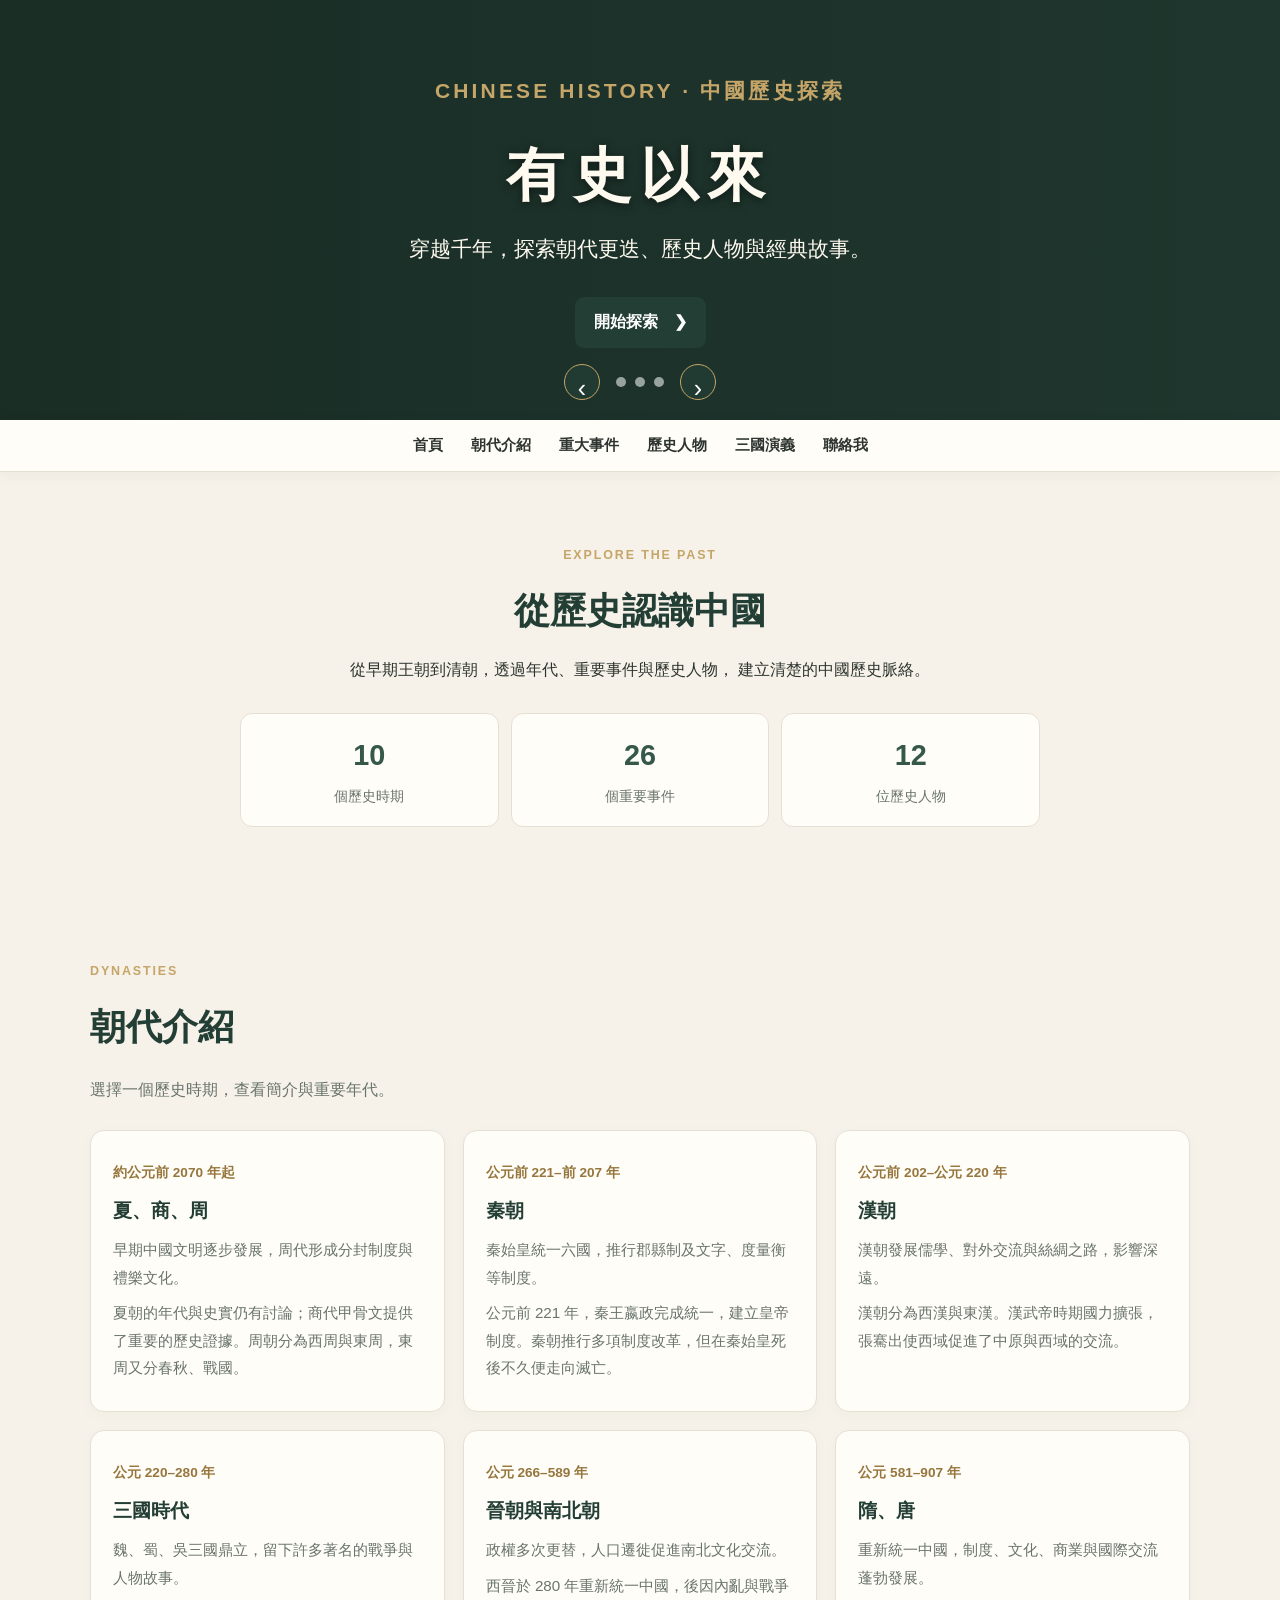
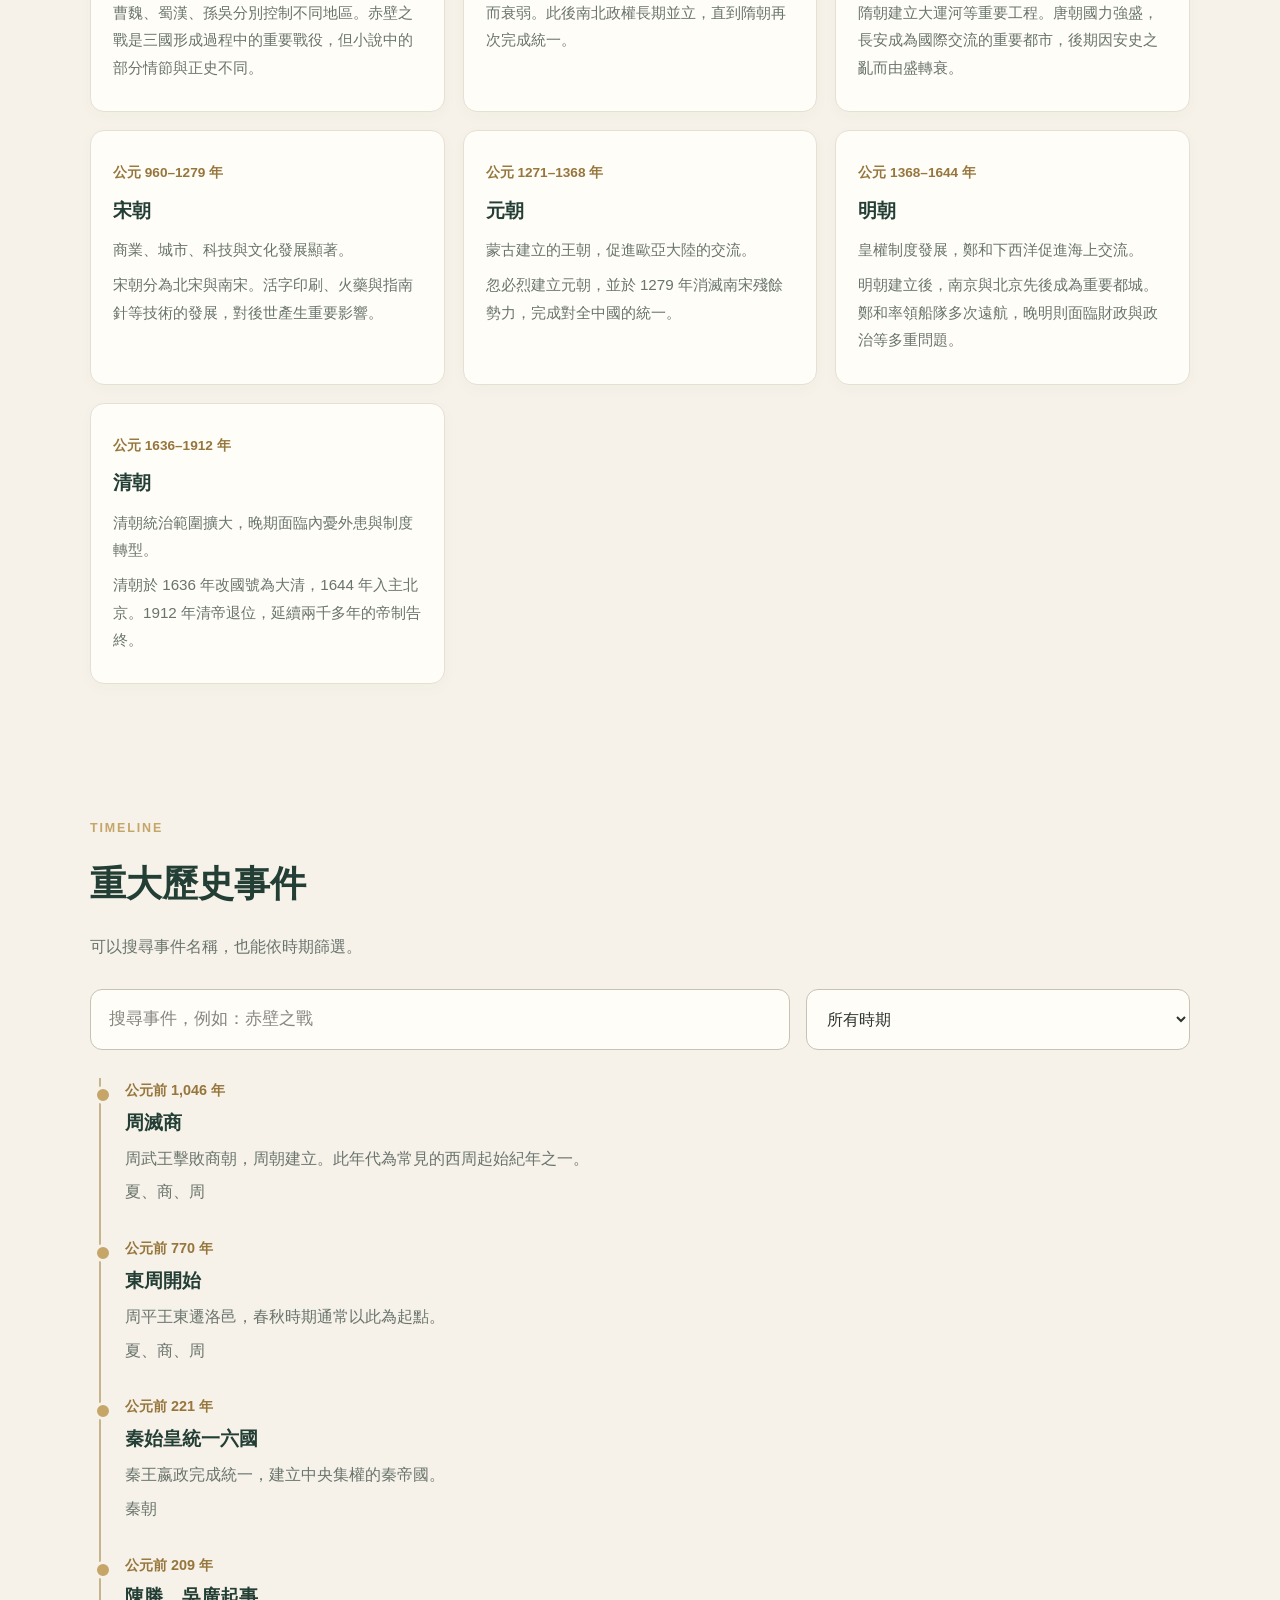
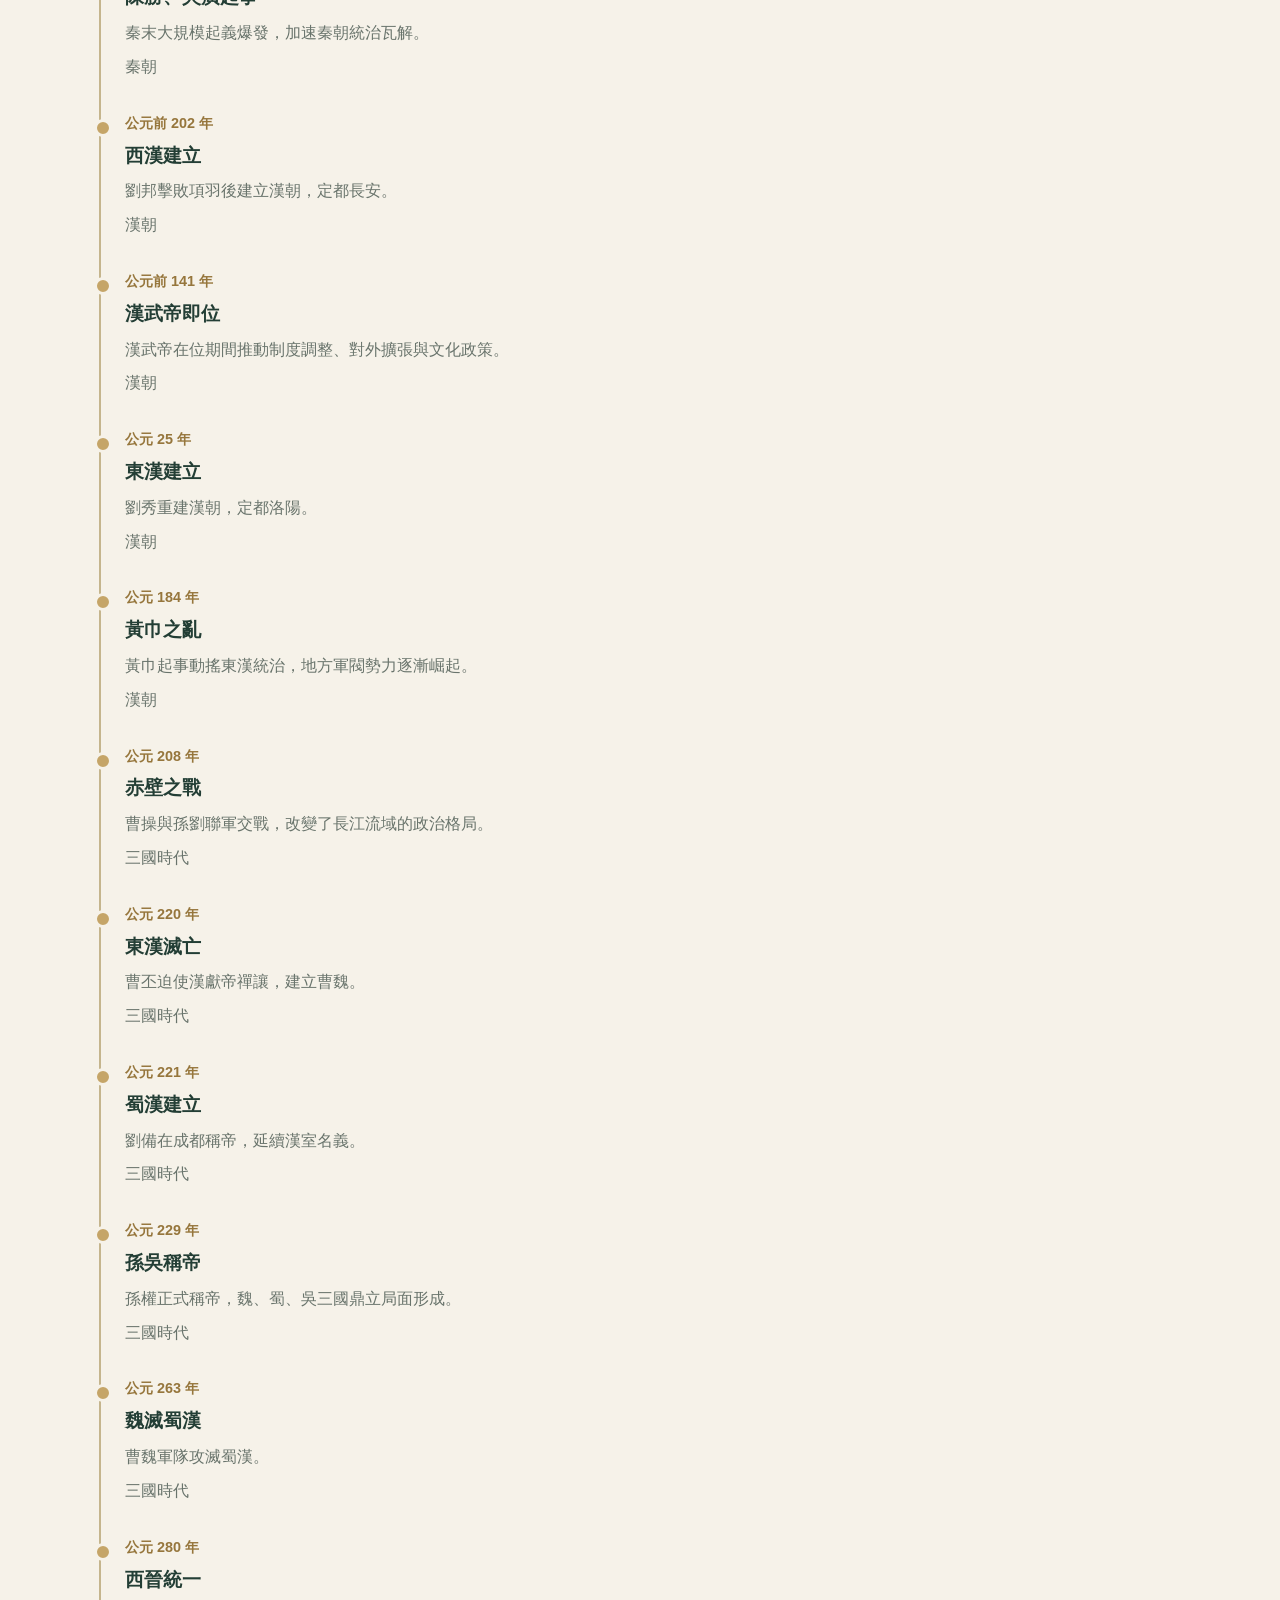
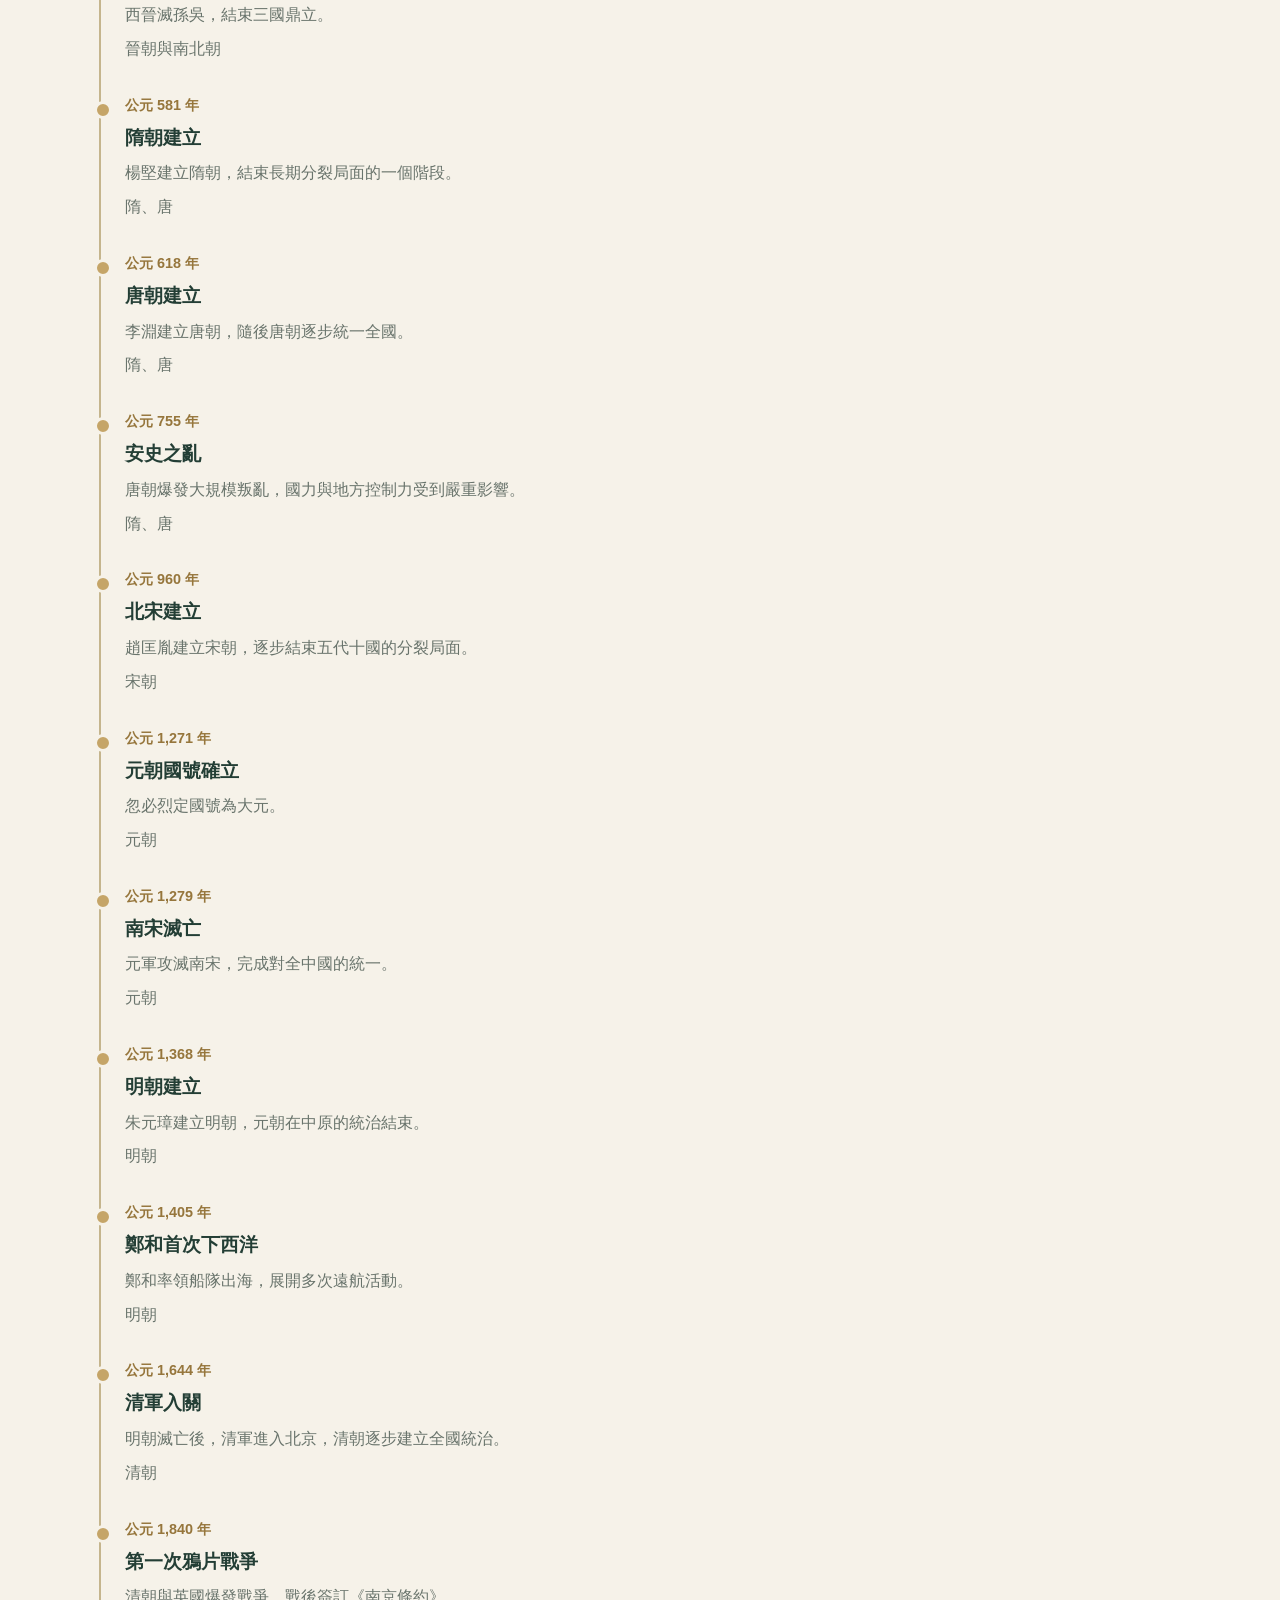
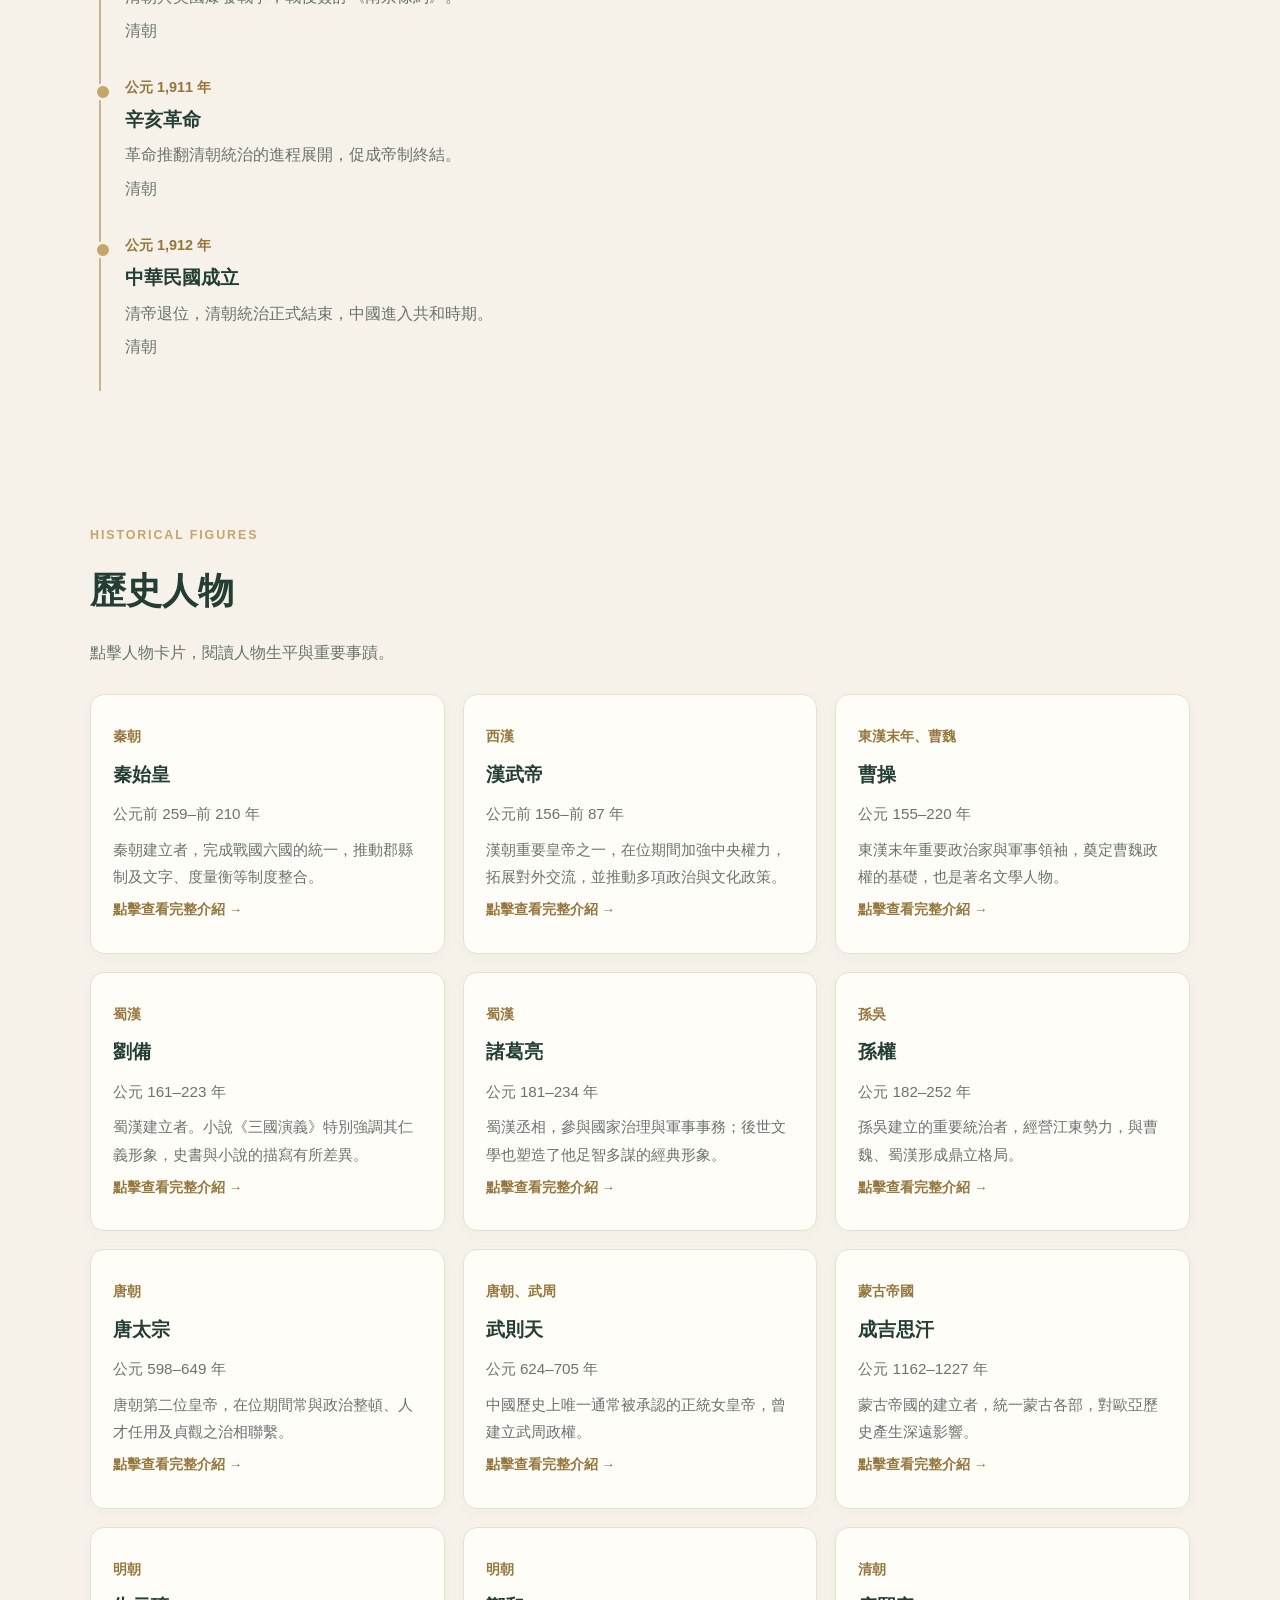
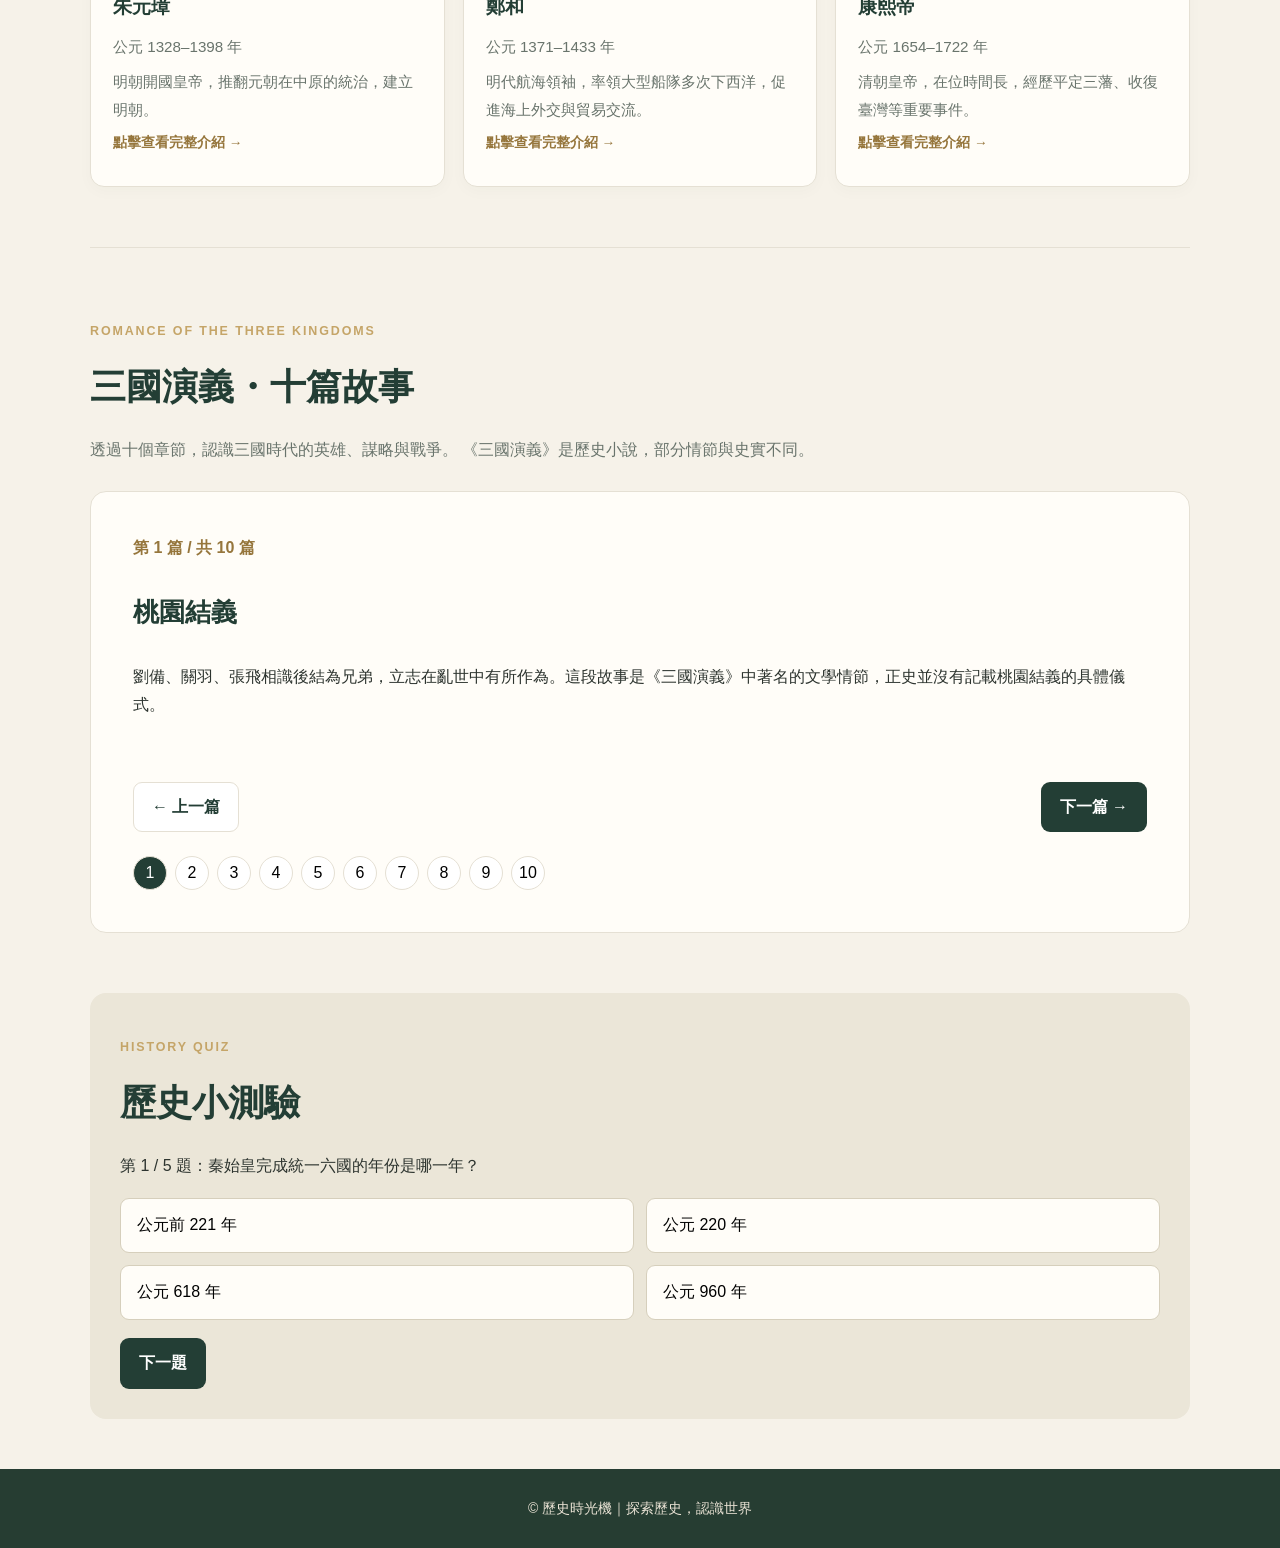
<file: index.html>
<!DOCTYPE html>
<html lang="zh-Hant">
<head>
  <meta charset="UTF-8">
  <meta name="viewport" content="width=device-width, initial-scale=1.0">
  <meta name="description" content="透過歷史時間軸、朝代、人物與三國故事，探索中國歷史。">
  <title>有史以來</title>
  <link rel="stylesheet" href="style.css">
  <script src="script.js" defer></script>
</head>
<body>




<!-- 首頁圖片輪播 -->
<section class="hero">

  <div class="hero-slides" aria-hidden="true">
    <div class="hero-slide active"
      style="background-image: url('https://images.unsplash.com/photo-1508804185872-d7badad00f7d?auto=format&fit=crop&w=2000&q=85')">
    </div>

    <div class="hero-slide"
      style="background-image: url('https://cdn.getyourguide.com/img/tour/b8ccfcbfee821f03.jpeg/148.jpg')">
    </div>

    <div class="hero-slide"
      style="background-image: url('https://assets.debate.com.mx/__export/1778775032719/sites/debate/img/2026/05/14/museo_de_los_guerreros_de_terracota_en_xi-an-_china.jpg_1015297232.jpg')">
    </div>
  </div>

  <div class="hero-content">
    <p class="eyebrow">CHINESE HISTORY · 中國歷史探索</p>
    <h1>有史以來</h1>
    <p class="hero-subtitle">
      穿越千年，探索朝代更迭、歷史人物與經典故事。
    </p>
    <a class="primary-button" href="#timeline">
      開始探索　❯
    </a>
  </div>

  <div class="hero-controls">
    <button class="hero-arrow" id="hero-prev"
      aria-label="上一張圖片">‹</button>

    <div class="hero-dots" id="hero-dots"></div>

    <button class="hero-arrow" id="hero-next"
      aria-label="下一張圖片">›</button>
  </div>

</section>


  <nav class="navbar" aria-label="主要導覽">
    <a href="#home">首頁</a>
    <a href="#dynasties">朝代介紹</a>
    <a href="#timeline">重大事件</a>
    <a href="#people">歷史人物</a>
    <a href="#three-kingdoms">三國演義</a>
    <a href="contact.html">聯絡我</a>
  </nav>

  <main id="home">
    <section class="intro section">
      <p class="eyebrow">EXPLORE THE PAST</p>
      <h2>從歷史認識中國</h2>
      <p>
        從早期王朝到清朝，透過年代、重要事件與歷史人物，
        建立清楚的中國歷史脈絡。
      </p>
      <div class="stats">
        <div class="stat">
          <strong id="era-count">0</strong>
          <span>個歷史時期</span>
        </div>
        <div class="stat">
          <strong id="event-count">0</strong>
          <span>個重要事件</span>
        </div>
        <div class="stat">
          <strong id="people-count">0</strong>
          <span>位歷史人物</span>
        </div>
      </div>
    </section>

    <section class="section" id="dynasties">
      <p class="eyebrow">DYNASTIES</p>
      <h2>朝代介紹</h2>
      <p class="section-desc">選擇一個歷史時期，查看簡介與重要年代。</p>
      <div id="dynasty-list" class="card-grid"></div>
    </section>

    <section class="section timeline-section" id="timeline">
      <p class="eyebrow">TIMELINE</p>
      <h2>重大歷史事件</h2>
      <p class="section-desc">可以搜尋事件名稱，也能依時期篩選。</p>

      <div class="toolbar">
        <label class="search-box">
          <span class="sr-only">搜尋歷史事件</span>
          <input id="event-search" type="search"
            placeholder="搜尋事件，例如：赤壁之戰">
        </label>
        <select id="era-filter" aria-label="依歷史時期篩選">
          <option value="all">所有時期</option>
        </select>
      </div>

      <div id="timeline-list" class="timeline-list"></div>
      <p id="event-empty" class="empty hidden">找不到符合條件的事件，請試試其他關鍵字。</p>
    </section>

    <section class="section" id="people">
      <p class="eyebrow">HISTORICAL FIGURES</p>
      <h2>歷史人物</h2>
      <p class="section-desc">點擊人物卡片，閱讀人物生平與重要事蹟。</p>
      <div id="people-list" class="card-grid"></div>
    </section>

    <section class="section story-section" id="three-kingdoms">
      <p class="eyebrow">ROMANCE OF THE THREE KINGDOMS</p>
      <h2>三國演義・十篇故事</h2>
      <p class="section-desc">
        透過十個章節，認識三國時代的英雄、謀略與戰爭。
        《三國演義》是歷史小說，部分情節與史實不同。
      </p>

      <div class="story-reader">
        <div class="story-number" id="story-number">第 1 篇 / 共 10 篇</div>
        <h3 id="story-title">桃園結義</h3>
        <p id="story-content"></p>
        <div class="story-controls">
          <button id="story-prev" class="secondary-button">← 上一篇</button>
          <button id="story-next" class="primary-button">下一篇 →</button>
        </div>
        <div id="story-dots" class="story-dots" aria-label="選擇故事章節"></div>
      </div>
    </section>

    <section class="section quiz-section" id="quiz">
      <p class="eyebrow">HISTORY QUIZ</p>
      <h2>歷史小測驗</h2>
      <p id="quiz-question"></p>
      <div id="quiz-options" class="quiz-options"></div>
      <p id="quiz-feedback" aria-live="polite"></p>
      <button id="quiz-next" class="primary-button">下一題</button>
    </section>
  </main>

  <dialog id="person-dialog" class="person-dialog">
    <button id="dialog-close" class="dialog-close" aria-label="關閉">×</button>
    <p class="eyebrow" id="dialog-era"></p>
    <h2 id="dialog-name"></h2>
    <p id="dialog-description"></p>
  </dialog>

  <footer class="site-footer">
    <p>© 歷史時光機｜探索歷史，認識世界</p>
  </footer>
</body>
</html>
</file>
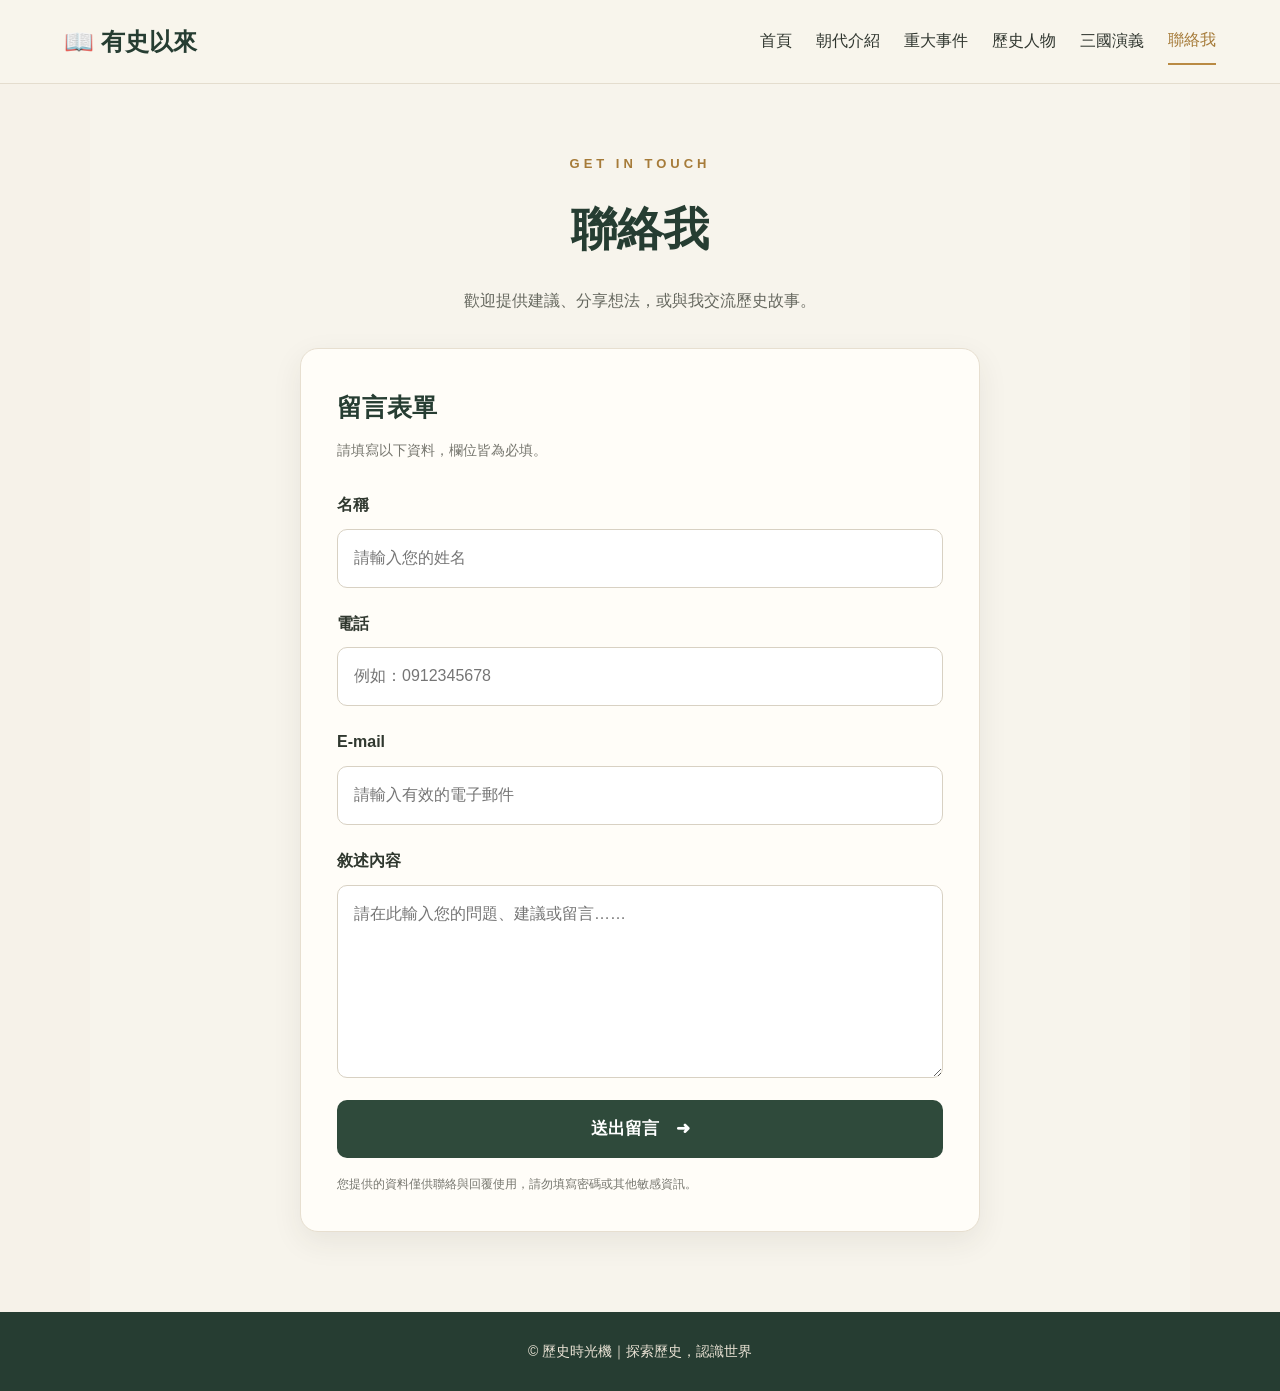
<file: contact.html>
<!DOCTYPE html>
<html lang="zh-Hant">
<head>
  <meta charset="UTF-8">
  <meta name="viewport" content="width=device-width, initial-scale=1.0">
  <title>聯絡我｜有史以來</title>
  <link rel="stylesheet" href="style.css">
  <script src="script.js" defer></script>
</head>
<body>

  <header class="site-header">
    <a class="site-logo" href="index.html">📖 有史以來</a>

    <nav class="site-nav">
      <a href="index.html">首頁</a>
      <a href="index.html#dynasties">朝代介紹</a>
      <a href="index.html#timeline">重大事件</a>
      <a href="index.html#people">歷史人物</a>
      <a href="index.html#three-kingdoms">三國演義</a>
      <a href="contact.html" class="active">聯絡我</a>
    </nav>
  </header>

  <main class="contact-page">
    <section class="contact-intro">
      <p class="contact-eyebrow">GET IN TOUCH</p>
      <h1>聯絡我</h1>
      <p>歡迎提供建議、分享想法，或與我交流歷史故事。</p>
    </section>

    <section class="contact-card">
      <h2>留言表單</h2>
      <p class="contact-note">請填寫以下資料，欄位皆為必填。</p>

      <!-- 將 YOUR_FORM_ID 替換成表單服務提供的 ID -->
      <form
        class="contact-form"
        action="https://formspree.io/f/xwllqgrb"
        method="POST"
      >
        <div class="form-field">
          <label for="contact-name">名稱</label>
          <input
            type="text"
            id="contact-name"
            name="name"
            placeholder="請輸入您的姓名"
            autocomplete="name"
            required
          >
        </div>

        <div class="form-field">
          <label for="contact-phone">電話</label>
          <input
            type="tel"
            id="contact-phone"
            name="phone"
            placeholder="例如：0912345678"
            autocomplete="tel"
            required
          >
        </div>

        <div class="form-field">
          <label for="contact-email">E-mail</label>
          <input
            type="email"
            id="contact-email"
            name="email"
            placeholder="請輸入有效的電子郵件"
            autocomplete="email"
            required
          >
        </div>

        <div class="form-field">
          <label for="contact-message">敘述內容</label>
          <textarea
            id="contact-message"
            name="message"
            rows="6"
            placeholder="請在此輸入您的問題、建議或留言……"
            required
          ></textarea>
        </div>

        <button type="submit" class="contact-submit">
          送出留言　➜
        </button>

        <p class="contact-privacy">
          您提供的資料僅供聯絡與回覆使用，請勿填寫密碼或其他敏感資訊。
        </p>
      </form>
    </section>
  </main>

  <footer class="site-footer">
    <p>© 歷史時光機｜探索歷史，認識世界</p>
  </footer>

</body>
</html>
</file>
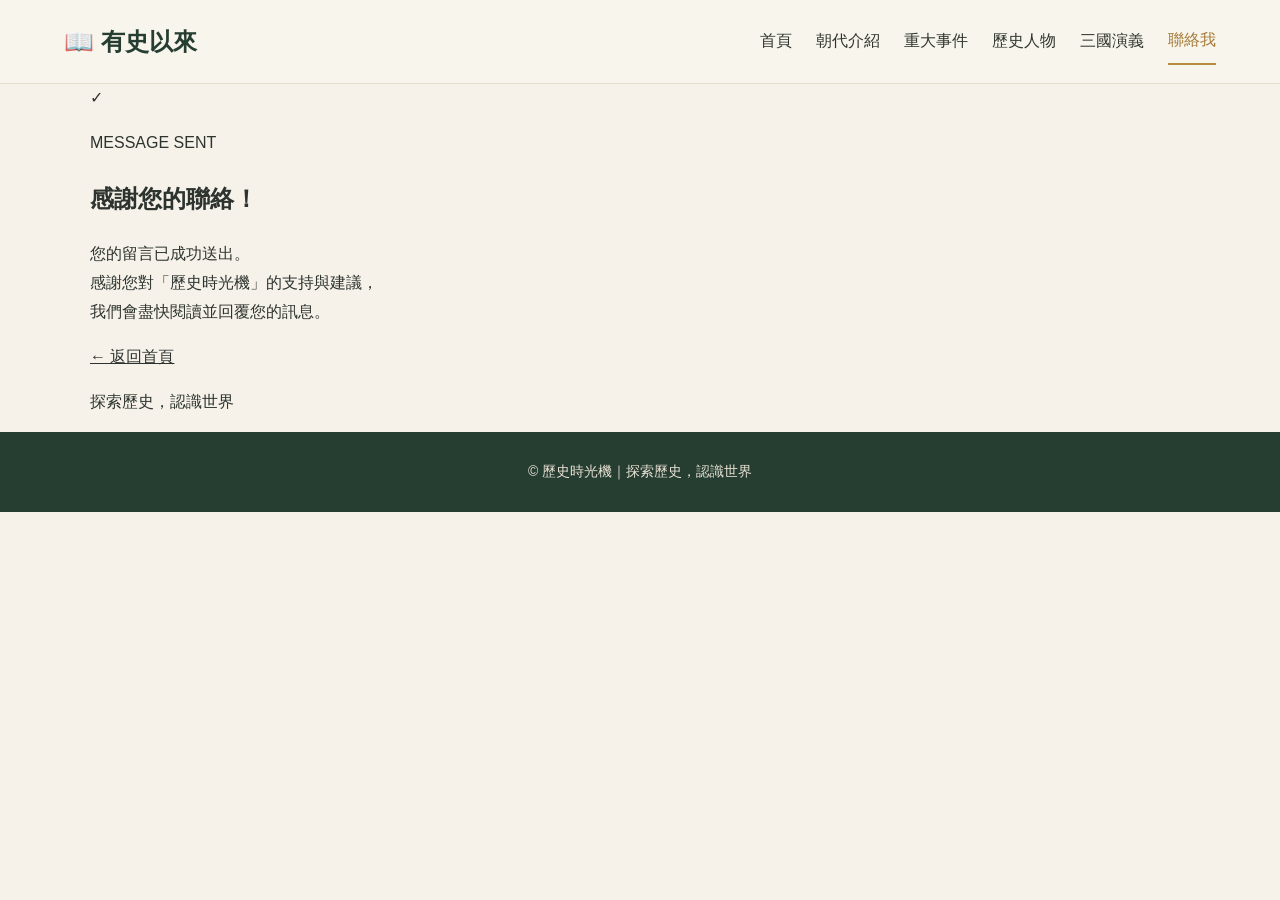
<file: thank-you.html>
<!DOCTYPE html>
<html lang="zh-Hant">
<head>
  <meta charset="UTF-8">
  <meta name="viewport" content="width=device-width, initial-scale=1.0">
  <title>感謝您的留言｜有史以來</title>
  <link rel="stylesheet" href="style.css">
</head>
<body>

  <header class="site-header">
    <a class="site-logo" href="index.html">📖 有史以來</a>

    <nav class="site-nav">
      <a href="index.html">首頁</a>
      <a href="index.html#dynasties">朝代介紹</a>
      <a href="index.html#timeline">重大事件</a>
      <a href="index.html#people">歷史人物</a>
      <a href="index.html#three-kingdoms">三國演義</a>
      <a href="contact.html" class="active">聯絡我</a>
    </nav>
  </header>

  <main class="thankyou-page">
    <section class="thankyou-card">

      <div class="thankyou-icon">✓</div>

      <p class="thankyou-eyebrow">MESSAGE SENT</p>

      <h1>感謝您的聯絡！</h1>

      <p class="thankyou-message">
        您的留言已成功送出。<br>
        感謝您對「歷史時光機」的支持與建議，<br>
        我們會盡快閱讀並回覆您的訊息。
      </p>

      <a href="index.html" class="thankyou-button">
        ← 返回首頁
      </a>

      <p class="thankyou-footer">
        探索歷史，認識世界
      </p>

    </section>
  </main>

  <footer class="site-footer">
    <p>© 歷史時光機｜探索歷史，認識世界</p>
  </footer>

</body>
</html>
</file>
<file: style.css>
:root {
  --green: #233e35;
  --green-light: #35584a;
  --gold: #c5a568;
  --cream: #f6f2e9;
  --paper: #fffdf8;
  --ink: #2d342f;
  --muted: #69746c;
  --line: #e5e0d4;
}

* {
  box-sizing: border-box;
}

html {
  scroll-behavior: smooth;
  scroll-padding-top: 78px;
}

body {
  margin: 0;
  background: var(--cream);
  color: var(--ink);
  font-family: "Noto Sans TC", "Microsoft JhengHei", sans-serif;
  line-height: 1.8;
}

button, input, select {
  font: inherit;
}

button, a, select {
  -webkit-tap-highlight-color: transparent;
}

a {
  color: inherit;
}

.hero {
  min-height: 330px;
  display: grid;
  place-items: center;
  padding: 55px 20px;
  text-align: center;
  color: white;
  background:
    radial-gradient(ellipse at 80% 20%, #60735b 0, transparent 40%),
    linear-gradient(135deg, #1b3029, #365747 65%, #6e7958);
}

.hero-inner {
  max-width: 800px;
}

.eyebrow {
  color: var(--gold);
  font-size: 0.78rem;
  font-weight: 800;
  letter-spacing: 0.15em;
}

.hero h1 {
  margin: 8px 0;
  font-size: clamp(2.8rem, 7vw, 5rem);
  letter-spacing: 0.16em;
}

.hero-subtitle {
  margin: 10px 0 28px;
  color: #f1ecdf;
}

.navbar {
  position: sticky;
  top: 0;
  z-index: 5;
  display: flex;
  justify-content: center;
  flex-wrap: wrap;
  gap: 8px 28px;
  padding: 12px 16px;
  background: var(--paper);
  border-bottom: 1px solid var(--line);
  box-shadow: 0 3px 14px #1c30290c;
}

.navbar a {
  text-decoration: none;
  font-size: 0.93rem;
  font-weight: 700;
}

.navbar a:hover {
  color: #8b6b32;
}

main {
  width: min(1100px, calc(100% - 36px));
  margin: auto;
}

.section {
  padding: 60px 0;
  scroll-margin-top: 72px;
}

.section h2 {
  margin: 0 0 10px;
  font-size: clamp(1.65rem, 4vw, 2.25rem);
  color: var(--green);
}

.section-desc {
  color: var(--muted);
  margin-bottom: 26px;
}

.intro {
  text-align: center;
  max-width: 800px;
  margin: auto;
}

.intro > p:not(.eyebrow) {
  max-width: 650px;
  margin: 12px auto;
}

.stats {
  display: grid;
  grid-template-columns: repeat(3, 1fr);
  gap: 12px;
  margin-top: 28px;
}

.stat {
  background: var(--paper);
  border: 1px solid var(--line);
  border-radius: 12px;
  padding: 16px 8px;
}

.stat strong {
  display: block;
  color: var(--green-light);
  font-size: 1.8rem;
}

.stat span {
  color: var(--muted);
  font-size: 0.9rem;
}

.card-grid {
  display: grid;
  grid-template-columns: repeat(3, minmax(0, 1fr));
  gap: 18px;
}

.card {
  background: var(--paper);
  border: 1px solid var(--line);
  border-radius: 14px;
  padding: 22px;
  box-shadow: 0 4px 16px #293b3007;
  transition: transform 0.2s, box-shadow 0.2s;
}

.card:hover {
  transform: translateY(-3px);
  box-shadow: 0 8px 24px #293b3012;
}

.card h3 {
  color: var(--green);
  margin: 6px 0;
  font-size: 1.2rem;
}

.card p {
  color: var(--muted);
  margin: 8px 0;
  font-size: 0.95rem;
}

.card .date {
  color: #96763c;
  font-weight: 700;
  font-size: 0.85rem;
}

.person-card {
  width: 100%;
  text-align: left;
  cursor: pointer;
  color: inherit;
}

.person-card:focus-visible,
button:focus-visible,
a:focus-visible,
input:focus-visible,
select:focus-visible {
  outline: 3px solid var(--gold);
  outline-offset: 3px;
}


.toolbar {
  display: flex;
  align-items: stretch;
  gap: 16px;
  margin: 28px 0;
  width: 100%;
}

.search-box {
  flex: 2;
  min-width: 0;
}

#event-search {
  display: block;
  width: 100%;
  min-height: 58px;
  padding: 14px 18px;
  font-size: 17px;
  color: var(--ink);
  background: var(--paper);
  border: 1px solid #c9c2b2;
  border-radius: 12px;
  box-sizing: border-box;
}

#era-filter {
  flex: 1;
  width: 100%;
  min-width: 180px;
  min-height: 58px;
  padding: 12px 16px;
  font-size: 16px;
  color: var(--ink);
  background: var(--paper);
  border: 1px solid #c9c2b2;
  border-radius: 12px;
  box-sizing: border-box;
}

#event-search:focus,
#era-filter:focus {
  outline: 2px solid var(--gold);
  outline-offset: 2px;
}

#event-search::placeholder {
  color: #85877f;
}

@media (max-width: 520px) {
  .toolbar {
    flex-direction: column;
    gap: 12px;
  }

  #event-search,
  #era-filter {
    min-width: 0;
    min-height: 54px;
    font-size: 16px;
  }
}

.timeline-list {
  border-left: 2px solid #c5b58d;
  margin-left: 9px;
}

.timeline-item {
  position: relative;
  padding: 0 0 24px 24px;
}

.timeline-item::before {
  content: "";
  position: absolute;
  width: 12px;
  height: 12px;
  left: -7px;
  top: 8px;
  background: var(--gold);
  border: 3px solid var(--cream);
  border-radius: 50%;
}

.timeline-item h3 {
  margin: 2px 0 5px;
  color: var(--green);
}

.timeline-item p {
  margin: 5px 0;
  color: var(--muted);
}

.timeline-date {
  font-size: 0.9rem;
  color: #96763c;
  font-weight: 800;
}

.primary-button, .secondary-button {
  display: inline-flex;
  align-items: center;
  justify-content: center;
  padding: 10px 18px;
  border-radius: 9px;
  border: 1px solid transparent;
  cursor: pointer;
  text-decoration: none;
  font-weight: 700;
}

.primary-button {
  color: white;
  background: var(--green);
}

.primary-button:hover {
  background: var(--green-light);
}

.secondary-button {
  color: var(--green);
  background: white;
  border-color: var(--line);
}

.secondary-button:hover {
  background: var(--cream);
}

.story-section {
  border-top: 1px solid var(--line);
}

.story-reader {
  background: var(--paper);
  border: 1px solid var(--line);
  border-radius: 16px;
  padding: clamp(20px, 5vw, 42px);
}

.story-number {
  color: #96763c;
  font-weight: 800;
}

.story-reader h3 {
  font-size: 1.65rem;
  color: var(--green);
}

.story-reader #story-content {
  min-height: 95px;
}

.story-controls {
  display: flex;
  justify-content: space-between;
  gap: 12px;
  margin-top: 24px;
}

.story-dots {
  display: flex;
  flex-wrap: wrap;
  gap: 8px;
  margin-top: 24px;
}

.story-dot {
  width: 34px;
  height: 34px;
  border-radius: 50%;
  border: 1px solid var(--line);
  background: white;
  cursor: pointer;
}

.story-dot.active {
  color: white;
  background: var(--green);
}

.quiz-section {
  padding: 30px;
  margin-bottom: 50px;
  background: #ebe6d8;
  border-radius: 16px;
}

.quiz-options {
  display: grid;
  grid-template-columns: repeat(2, minmax(0, 1fr));
  gap: 12px;
  margin: 18px 0;
}

.quiz-option {
  text-align: left;
  padding: 12px 16px;
  border-radius: 9px;
  border: 1px solid #d6cfbc;
  background: var(--paper);
  cursor: pointer;
}

.quiz-option:disabled {
  cursor: default;
}

.quiz-option.correct {
  border-color: #39734e;
  background: #e5f3e7;
}

.quiz-option.wrong {
  border-color: #b95c4b;
  background: #f9e8e4;
}

#quiz-feedback {
  font-weight: 700;
}

.person-dialog {
  position: fixed;
  inset: 0;
  width: min(560px, calc(100% - 32px));
  max-height: 80vh;
  overflow: auto;
  margin: auto;
  padding: 32px;
  border: 1px solid var(--line);
  border-radius: 16px;
  background: var(--paper);
  color: var(--ink);
  box-shadow: 0 20px 70px #0003;
}

.person-dialog::backdrop {
  background: #14251f99;
}

.person-dialog h2 {
  color: var(--green);
}

.dialog-close {
  float: right;
  border: 0;
  background: transparent;
  font-size: 1.8rem;
  cursor: pointer;
}

.empty {
  color: var(--muted);
}

.hidden, .sr-only {
  display: none !important;
}

footer {
  padding: 30px 18px;
  background: var(--green);
  color: #f4f0e6;
  text-align: center;
  font-size: 0.9rem;
}

footer p {
  margin: 5px;
}

@media (max-width: 760px) {
  .card-grid {
    grid-template-columns: repeat(2, minmax(0, 1fr));
  }

  .navbar {
    gap: 6px 16px;
  }

  .toolbar {
    flex-direction: column;
  }
}

@media (max-width: 520px) {
  main {
    width: calc(100% - 28px);
  }

  .card-grid {
    grid-template-columns: 1fr;
  }

  .stats {
    gap: 6px;
  }

  .stat strong {
    font-size: 1.45rem;
  }

  .quiz-options {
    grid-template-columns: 1fr;
  }

  .quiz-section {
    padding: 20px;
  }

  .story-controls {
    flex-wrap: wrap;
  }
}

/* 首頁大圖橫幅 */

/* 首頁圖片輪播區1105 */
.hero {
  position: relative;
  min-height: 420px;
  display: flex;
  align-items: center;
  justify-content: center;
  text-align: center;
  padding: 60px 6%;
  overflow: hidden;
  background: #233e35;
}

/* 輪播圖片 */
.hero-slides {
  position: absolute;
  inset: 0;
  z-index: 0;
}

.hero-slide {
  position: absolute;
  inset: 0;
  background-size: cover;
  background-position: center;
  background-repeat: no-repeat;
  opacity: 0;
  transition: opacity 1s ease;
}

.hero-slide.active {
  opacity: 1;
}

.hero-slide::after {
  content: "";
  position: absolute;
  inset: 0;
  background: linear-gradient(
    90deg,
    rgba(20, 35, 28, 0.62),
    rgba(20, 35, 28, 0.30)
  );
}

/* 首頁文字 */
.hero-content {
  position: relative;
  z-index: 1;
  width: 100%;
  max-width: 900px;
  margin: auto;
  color: #fffaf0;
}

.hero h1 {
  margin: 0 0 18px;
  font-size: clamp(34px, 4.5vw, 58px);
  text-align: center;
  text-shadow: 0 2px 8px rgba(0,0,0,0.5);
}

.hero-subtitle {
  color: #fffaf0;
}

/* 輪播控制按鈕 */
.hero-controls {
  position: absolute;
  z-index: 2;
  bottom: 20px;
  left: 50%;
  transform: translateX(-50%);
  display: flex;
  align-items: center;
  gap: 16px;
}

.hero-arrow {
  width: 36px;
  height: 36px;
  border: 1px solid #c5a568;
  border-radius: 50%;
  background: rgba(35, 62, 53, 0.8);
  color: white;
  font-size: 25px;
  cursor: pointer;
}

.hero-dots {
  display: flex;
  gap: 9px;
}

.hero-dot {
  width: 10px;
  height: 10px;
  padding: 0;
  border: none;
  border-radius: 50%;
  background: rgba(255,255,255,0.55);
  cursor: pointer;
}

.hero-dot.active {
  background: #c5a568;
  transform: scale(1.3);
}

/* 手機版 */
@media (max-width: 600px) {
  .hero {
    min-height: 360px;
  }
}
/*^1105^*/
.hero-content {
  position: relative;
  z-index: 1;
  width: 100%;
  max-width: 900px;
  margin: 0 auto;
  color: #fffaf0;
}

.hero h1 {
  margin: 0 0 18px;
  font-size: clamp(34px, 4.5vw, 58px);
  line-height: 1.25;
  text-align: center;
  text-shadow: 0 2px 8px rgba(0, 0, 0, 0.5);
}

.hero p {
  margin: 0 0 30px;
  font-size: clamp(16px, 2vw, 21px);
  line-height: 1.8;
  text-align: center;
}

.hero-button {
  display: inline-block;
  padding: 15px 28px;
  color: #fff;
  background: #b98a43;
  border-radius: 10px;
  text-decoration: none;
  font-size: 17px;
  font-weight: 600;
}


/* ===== 共用頁首與頁尾 ===== */
.site-header {
  display: flex;
  align-items: center;
  justify-content: space-between;
  gap: 20px;
  padding: 18px 5%;
  background: #f8f5ec;
  border-bottom: 1px solid #e4ddce;
  flex-wrap: wrap;
}

.site-logo {
  color: #263d32;
  font-size: 24px;
  font-weight: 700;
  text-decoration: none;
}

.site-nav {
  display: flex;
  align-items: center;
  gap: 24px;
  flex-wrap: wrap;
}

.site-nav a {
  color: #30362f;
  text-decoration: none;
  padding: 8px 0;
}

.site-nav a:hover,
.site-nav a.active {
  color: #a67b39;
  border-bottom: 2px solid #b98a43;
}

/* ===== 聯絡我頁面 ===== */
.contact-page {
  min-height: 75vh;
  padding: 55px 20px 80px;
  background: #f7f4ec;
}

.contact-intro {
  max-width: 760px;
  margin: 0 auto 32px;
  text-align: center;
}

.contact-eyebrow {
  color: #a67b39;
  font-size: 13px;
  font-weight: 700;
  letter-spacing: 4px;
}

.contact-intro h1 {
  margin: 10px 0;
  color: #263d32;
  font-size: clamp(34px, 5vw, 46px);
}

.contact-intro > p:last-child {
  color: #66685f;
  line-height: 1.8;
}

.contact-card {
  max-width: 680px;
  margin: 0 auto;
  padding: 36px;
  background: #fffdf8;
  border: 1px solid #e7dfd0;
  border-radius: 18px;
  box-shadow: 0 10px 30px rgba(55, 48, 35, 0.08);
}

.contact-card h2 {
  margin: 0 0 8px;
  color: #263d32;
  font-size: 25px;
}

.contact-note {
  margin: 0 0 28px;
  color: #77776f;
  font-size: 14px;
}

.contact-form {
  display: flex;
  flex-direction: column;
  gap: 22px;
}

.form-field {
  display: flex;
  flex-direction: column;
  gap: 9px;
}

.form-field label {
  color: #30382f;
  font-weight: 600;
}

.form-field input,
.form-field textarea {
  width: 100%;
  box-sizing: border-box;
  padding: 14px 16px;
  color: #30382f;
  background: #fff;
  border: 1px solid #d8d1c3;
  border-radius: 10px;
  font: inherit;
  font-size: 16px;
}

.form-field input {
  min-height: 52px;
}

.form-field textarea {
  min-height: 150px;
  resize: vertical;
  line-height: 1.7;
}

.form-field input:focus,
.form-field textarea:focus {
  outline: 2px solid #b98a43;
  outline-offset: 2px;
  border-color: #b98a43;
}

.contact-submit {
  width: 100%;
  min-height: 54px;
  padding: 14px 20px;
  color: #fff;
  background: #2f4a3b;
  border: none;
  border-radius: 10px;
  font-size: 17px;
  font-weight: 600;
  cursor: pointer;
  transition: background 0.2s;
}

.contact-submit:hover {
  background: #45634f;
}

.contact-privacy {
  margin: -6px 0 0;
  color: #77776f;
  font-size: 12px;
  line-height: 1.7;
}

.site-footer {
  padding: 22px;
  color: #e9e2d4;
  background: #263d32;
  text-align: center;
  font-size: 14px;
}

@media (max-width: 600px) {
  .site-header {
    align-items: flex-start;
    flex-direction: column;
  }

  .site-nav {
    gap: 16px;
  }

  .contact-page {
    padding: 38px 14px 55px;
  }

  .contact-card {
    padding: 24px 18px;
  }
}
</file>
